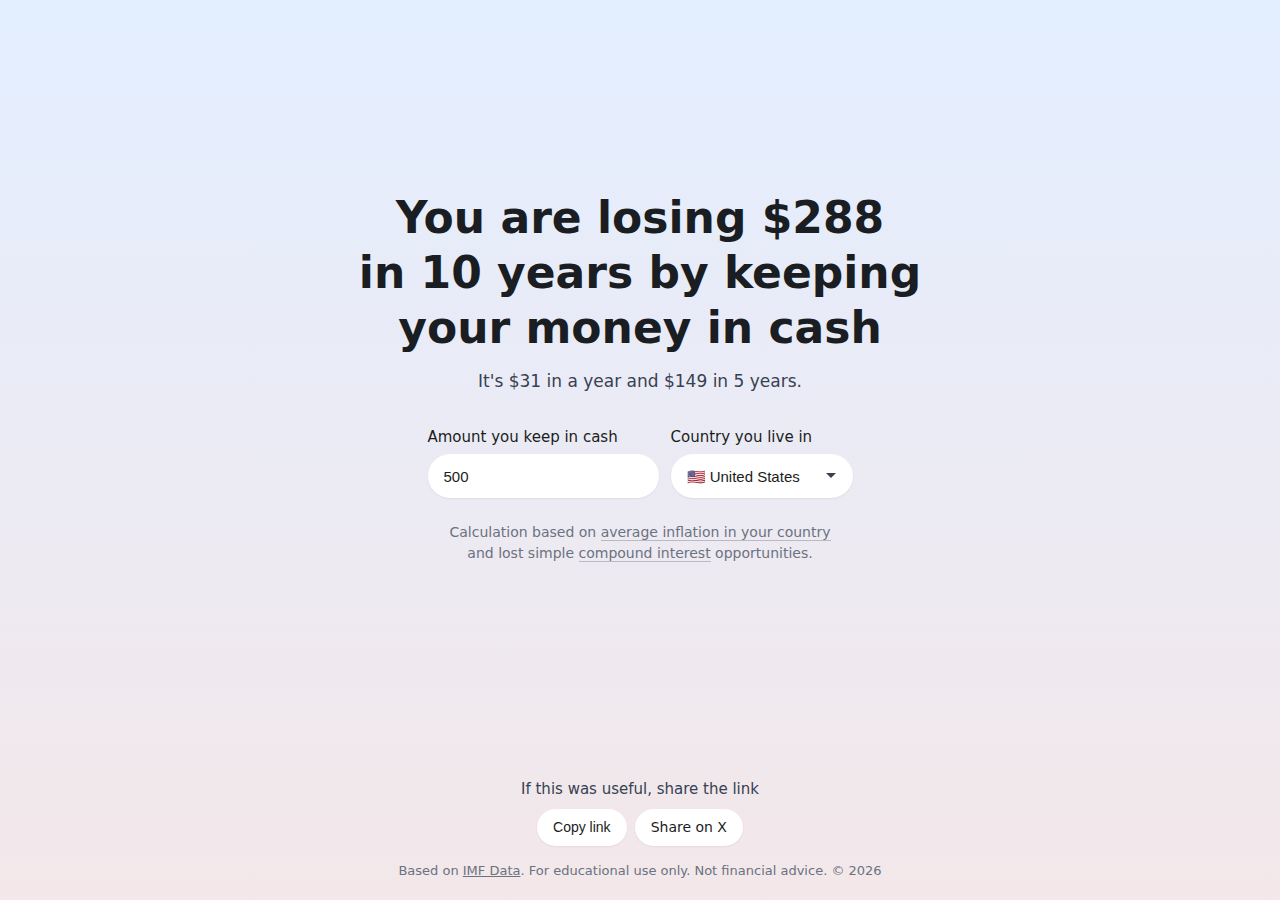
<file: index.html>
<!DOCTYPE html>
<html lang="en">
<head>
  <meta charset="UTF-8">
  <meta name="viewport" content="width=device-width, initial-scale=1.0">
  <title>Inflation & Cash Loss Calculator — How Much You Lose in 10 Years</title>
  <meta name="description" content="See how much purchasing power you lose by keeping money in cash. Enter your amount and country — free calculator based on inflation and foregone interest. No sign-up, no product pitch.">
  <meta name="keywords" content="inflation loss calculator, cost of keeping cash, how much do I lose keeping money in cash, cash purchasing power, money in cash calculator">
  <link rel="canonical" href="https://silkindsgn.github.io/cash-loss-calculator/">
  <!-- Open Graph -->
  <meta property="og:title" content="How much do you lose keeping money in cash?">
  <meta property="og:description" content="See your estimated loss in 1, 5, and 10 years. Amount + country → one number. No sign-up.">
  <meta property="og:type" content="website">
  <meta property="og:url" content="https://silkindsgn.github.io/cash-loss-calculator/">
  <!-- Twitter -->
  <meta name="twitter:card" content="summary_large_image">
  <meta name="twitter:title" content="How much you lose keeping money in cash">
  <meta name="twitter:description" content="Free calculator: amount + country → see your loss in 10 years. No sign-up.">
  <link rel="stylesheet" href="styles.css">
  <!-- Cloudflare Web Analytics --><script defer src='https://static.cloudflareinsights.com/beacon.min.js' data-cf-beacon='{"token": "b6f3e8f68f5f420ea7b6a04452d28b3a"}'></script><!-- End Cloudflare Web Analytics -->
  <script type="application/ld+json">
  {
    "@context": "https://schema.org",
    "@type": "WebApplication",
    "name": "Cost of cash calculator",
    "description": "Calculate how much purchasing power you lose by keeping money in cash over 1, 5, and 10 years. Based on inflation and foregone savings interest by country.",
    "applicationCategory": "FinanceApplication",
    "offers": { "@type": "Offer", "price": "0", "priceCurrency": "USD" }
  }
  </script>
</head>
<body>
  <main class="container">
    <h1 class="headline" id="headline">
      <span id="headline-with-amount">
        You are losing <span id="loss-10y" class="result-number" aria-live="polite">—</span><br>in 10 years by keeping<br>your money in cash
      </span>
      <span id="headline-empty" class="hidden">Find out how much<br>you lose money<br>saving it in cash</span>
    </h1>
    <p class="subheading" id="subheading">It's <span id="loss-1y" class="result-number" aria-live="polite">—</span> in a year and <span id="loss-5y" class="result-number" aria-live="polite">—</span> in 5 years.</p>

    <form id="calculator" class="form" novalidate>
      <div class="field field-amount">
        <label for="amount">Amount you keep in cash</label>
        <input type="number" id="amount" name="amount" min="0" step="100" value="500" placeholder="e.g. 10000">
      </div>
      <div class="field field-country">
        <label for="country">Country you live in</label>
        <select id="country" name="country">
          <option value="">Loading…</option>
        </select>
      </div>
    </form>

    <p class="explanation">
      Calculation based on <a href="#" data-popup="how-calculated">average inflation in your country</a><span id="inflation-only-period" class="hidden">.</span><span id="interest-break"><br></span><span id="interest-explanation">and lost simple <a href="#" data-popup="how-calculated">compound interest</a> opportunities.</span>
    </p>

    <div class="popup-overlay hidden" id="popup-overlay" aria-hidden="true">
      <div class="popup" role="dialog" aria-modal="true" aria-labelledby="popup-title">
        <button type="button" class="popup-close" id="popup-close" aria-label="Close popup">&times;</button>
        <div class="popup-content" id="popup-content"></div>
      </div>
    </div>
  </main>
  <div class="share-block">
    <p class="share-text">If this was useful, share the link</p>
    <div class="share-buttons">
      <button type="button" class="share-btn share-copy" id="share-copy" aria-label="Copy link">Copy link</button>
      <a href="#" class="share-btn share-twitter" id="share-twitter" target="_blank" rel="noopener noreferrer" aria-label="Share on X">Share on X</a>
    </div>
  </div>
  <footer class="footer">Based on <a href="https://data.imf.org" target="_blank" rel="noopener noreferrer">IMF Data</a>. For educational use only. Not financial advice. © 2026</footer>
  <script src="app.js"></script>
</body>
</html>
</file>
<file: styles.css>
*,
*::before,
*::after {
  box-sizing: border-box;
}

body {
  margin: 0;
  min-height: 100vh;
  display: flex;
  flex-direction: column;
  font-family: system-ui, -apple-system, Segoe UI, Roboto, sans-serif;
  font-size: 1rem;
  line-height: 1.5;
  color: #1a1d21;
  background-image: linear-gradient(to top, #f3e7e9 0%, #e3eeff 99%, #e3eeff 100%);
}

body.modal-open {
  overflow: hidden;
}

.hidden {
  display: none !important;
}

.container {
  flex: 1;
  display: flex;
  flex-direction: column;
  align-items: center;
  justify-content: center;
  max-width: 40rem;
  margin: 0 auto;
  padding: 2rem 1.25rem 3rem;
  width: 100%;
  text-align: center;
}

.headline {
  font-size: clamp(2rem, 5vw, 2.75rem);
  font-weight: 700;
  line-height: 1.25;
  margin: 0 0 0.875rem;
  color: #1a1d21;
}

.headline .hidden {
  display: none;
}

.subheading.empty {
  visibility: hidden;
  user-select: none;
}

.headline .result-number,
.subheading .result-number {
  opacity: 1;
  transform: translateY(0);
}

.headline .result-number {
  display: inline-block;
  transition: opacity 0.13s ease-out, transform 0.13s ease-out;
}

.subheading {
  font-size: 1.0625rem;
  font-weight: 500;
  line-height: 1.45;
  margin: 0 0 2rem;
  color: #374151;
}

.subheading .result-number {
  display: inline-block;
  transition: opacity 0.13s ease-out, transform 0.13s ease-out;
}

.result-number.animate-out {
  opacity: 0;
}

.result-number.animate-out-move {
  transform: translateY(4px);
}

.result-number.animate-in {
  opacity: 1;
}

.result-number.animate-in-move {
  transform: translateY(0);
}

@media (prefers-reduced-motion: reduce) {
  .result-number,
  .result-number.animate-out,
  .result-number.animate-in {
    transition-duration: 0.08s;
  }
  .result-number.animate-out-move,
  .result-number.animate-in-move {
    transform: none;
  }
}

.form {
  display: flex;
  flex-direction: row;
  flex-wrap: wrap;
  gap: 0.75rem;
  margin-bottom: 1.5rem;
  justify-content: center;
  align-items: flex-end;
}

.form .field {
  flex: 1 1 auto;
  min-width: 0;
}

.field-amount {
  flex: 0 1 13rem;
}

.field-country {
  flex: 1 1 16rem;
}

@media (max-width: 480px) {
  .form {
    flex-direction: column;
    align-items: stretch;
  }
}

.field label {
  display: block;
  font-size: 0.9375rem;
  font-weight: 500;
  line-height: 1.5;
  margin-bottom: 0.35rem;
  color: #1a1d21;
  text-align: left;
}

.field input,
.field select {
  width: 100%;
  min-width: 0;
  height: 2.75rem;
  padding: 0 1rem;
  font-size: 0.9375rem;
  font-weight: 400;
  border: none;
  border-radius: 999px;
  background: #fff;
  color: #1a1d21;
  box-shadow: 0 1px 2px rgba(0, 0, 0, 0.06);
  appearance: none;
  -webkit-appearance: none;
  background-image: url("data:image/svg+xml,%3Csvg xmlns='http://www.w3.org/2000/svg' width='12' height='12' viewBox='0 0 12 12'%3E%3Cpath fill='%23374151' d='M6 8L1 3h10z'/%3E%3C/svg%3E");
  background-repeat: no-repeat;
  background-position: right 1rem center;
  padding-right: 2.25rem;
}

.field input {
  background-image: none;
  padding-right: 1rem;
}

.field input::placeholder {
  color: #9ca3af;
}

.field input:focus,
.field select:focus {
  outline: none;
  box-shadow: 0 1px 3px rgba(0, 0, 0, 0.1);
}

.explanation {
  font-size: 0.875rem;
  line-height: 1.5;
  margin: 0;
  color: #6b7280;
}

.explanation a {
  color: #6b7280;
  text-decoration: none;
  border-bottom: 1px solid rgba(107, 114, 128, 0.4);
}

.explanation a:hover {
  border-bottom-color: #6b7280;
}

.share-block {
  margin-top: 0.5rem;
  text-align: center;
}

.share-text {
  font-size: 0.9375rem;
  color: #374151;
  margin: 0 0 0.5rem;
}

.share-buttons {
  display: flex;
  flex-wrap: wrap;
  gap: 0.5rem;
  justify-content: center;
}

.share-btn {
  display: inline-block;
  padding: 0.5rem 1rem;
  font-size: 0.875rem;
  font-weight: 500;
  border-radius: 999px;
  text-decoration: none;
  cursor: pointer;
  border: none;
  background: #fff;
  color: #1a1d21;
  box-shadow: 0 1px 2px rgba(0, 0, 0, 0.06);
}

.share-btn:hover {
  box-shadow: 0 1px 3px rgba(0, 0, 0, 0.1);
}

.share-btn:focus {
  outline: none;
  box-shadow: 0 0 0 3px rgba(79, 124, 255, 0.2);
}

.footer {
  font-size: 0.8125rem;
  font-weight: 400;
  line-height: 1.4;
  color: #6b7280;
  padding: 1rem 1rem 1.25rem;
  text-align: center;
  flex-shrink: 0;
}

.footer a {
  color: inherit;
}

.popup-overlay {
  position: fixed;
  inset: 0;
  background: rgba(17, 24, 39, 0.45);
  display: flex;
  align-items: center;
  justify-content: center;
  padding: 1rem;
  z-index: 1000;
}

.popup {
  width: min(32rem, 100%);
  background: #fff;
  border-radius: 1rem;
  box-shadow: 0 16px 40px rgba(17, 24, 39, 0.2);
  padding: 1rem 1rem 1.25rem;
  text-align: left;
}

.popup-close {
  appearance: none;
  border: none;
  background: transparent;
  color: #6b7280;
  font-size: 1.5rem;
  line-height: 1;
  padding: 0;
  cursor: pointer;
  float: right;
}

.popup-content h3 {
  margin: 0 0 0.75rem;
  font-size: clamp(1.35rem, 3vw, 1.75rem);
  line-height: 1.2;
}

.popup-content p {
  margin: 0;
  color: #374151;
}

.popup-content code {
  font-family: ui-monospace, SFMono-Regular, Menlo, Monaco, Consolas, 'Liberation Mono', 'Courier New', monospace;
  font-size: 0.85rem;
}

.popup-section + .popup-section {
  margin-top: 0.9rem;
}

.popup-section h4 {
  margin: 0 0 0.2rem;
  font-size: 0.875rem;
  font-weight: 600;
  color: #4b5563;
}

.popup-source {
  margin-top: 1rem !important;
  font-size: 0.8125rem;
  color: #6b7280;
}

.popup-source a {
  color: inherit;
}
</file>
